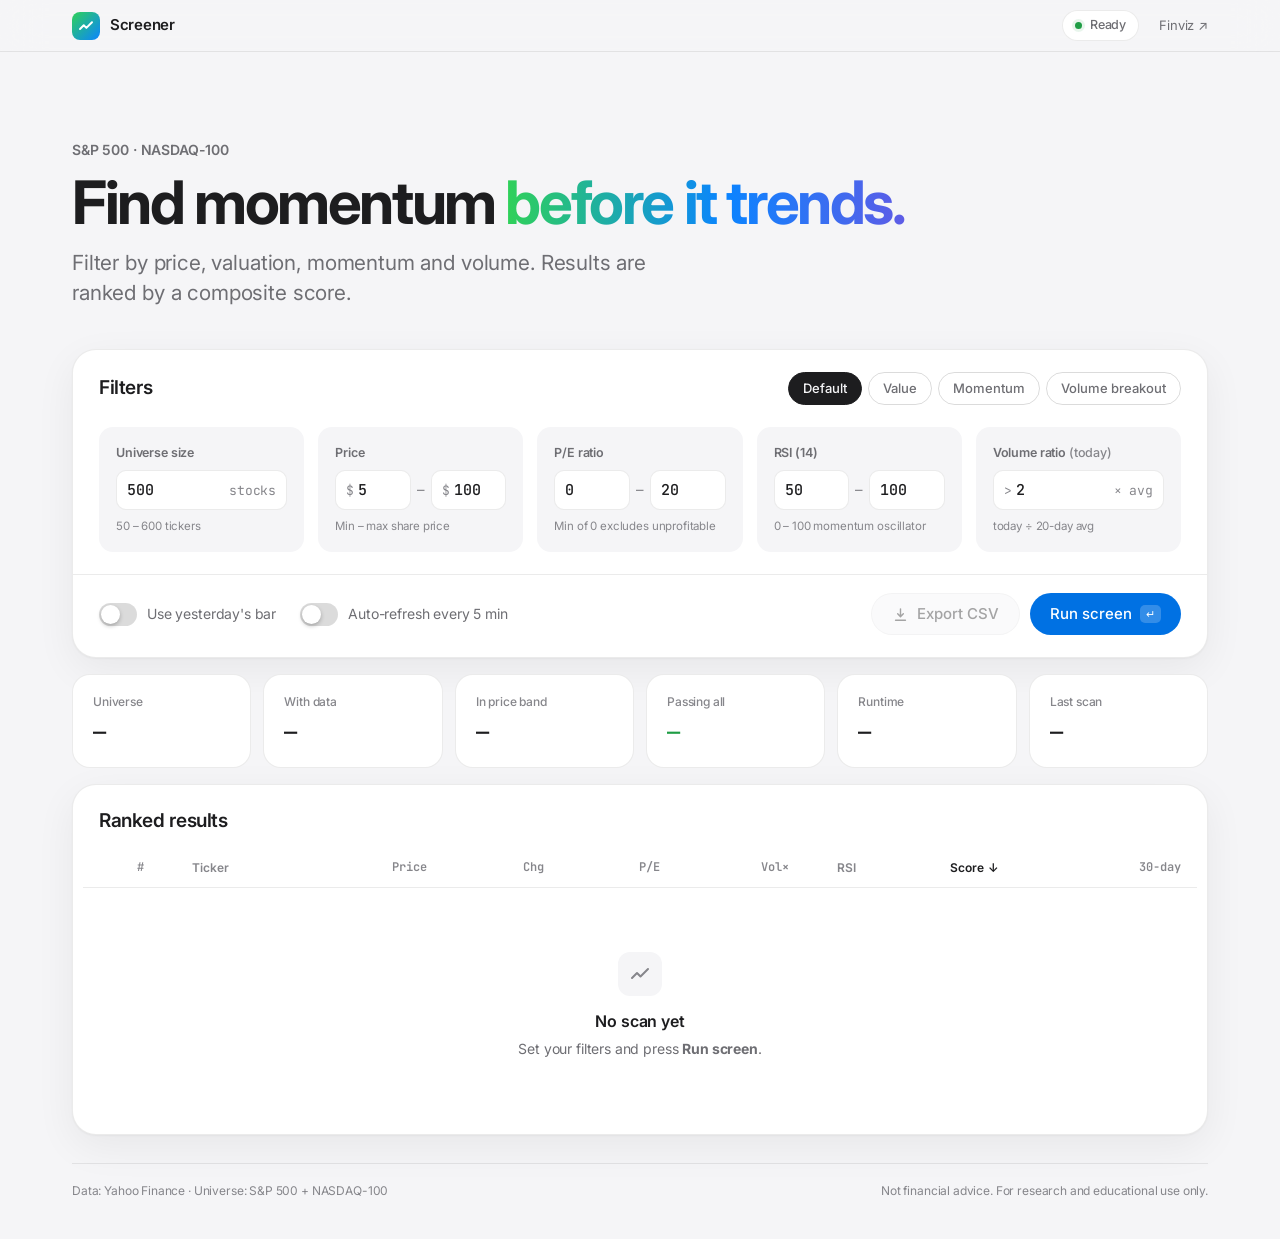
<file: index.html>
<!doctype html>
<html lang="en">
<head>
  <meta charset="utf-8" />
  <meta name="viewport" content="width=device-width, initial-scale=1" />
  <meta name="color-scheme" content="dark light" />
  <title>US Stock Screener</title>
  <meta name="description" content="Screen S&P 500 and NASDAQ-100 stocks by price, P/E, RSI and volume, ranked by a composite score." />
  <link rel="icon" href="data:image/svg+xml,%3Csvg xmlns='http://www.w3.org/2000/svg' viewBox='0 0 32 32'%3E%3Crect width='32' height='32' rx='8' fill='%230a84ff'/%3E%3Cpath d='M7 21l6-6 4 4 8-9' fill='none' stroke='white' stroke-width='3' stroke-linecap='round' stroke-linejoin='round'/%3E%3C/svg%3E" />
  <link rel="preconnect" href="https://fonts.googleapis.com" />
  <link rel="preconnect" href="https://fonts.gstatic.com" crossorigin />
  <link href="https://fonts.googleapis.com/css2?family=Inter:wght@400;500;600;700&family=JetBrains+Mono:wght@400;500&display=swap" rel="stylesheet" />
  <link rel="stylesheet" href="/static/styles.css" />
</head>
<body>
  <!-- Header -->
  <header class="topbar">
    <div class="topbar__inner">
      <a class="brand" href="/">
        <span class="brand__mark" aria-hidden="true">
          <svg viewBox="0 0 24 24"><path d="M4 16l5-5 3.5 3.5L20 7"/></svg>
        </span>
        <span class="brand__name">Screener</span>
      </a>
      <div class="topbar__right">
        <div class="status" id="status" role="status" aria-live="polite">
          <span class="dot"></span>
          <span id="status-text">Ready</span>
        </div>
        <a class="topbar__link" href="https://finviz.com/screener.ashx" target="_blank" rel="noopener">Finviz ↗</a>
      </div>
    </div>
  </header>

  <main class="container">
    <!-- Intro -->
    <section class="intro">
      <p class="eyebrow">S&amp;P 500 · NASDAQ-100</p>
      <h1>Find momentum <span class="grad">before it trends.</span></h1>
      <p class="intro__sub">Filter by price, valuation, momentum and volume. Results are ranked by a composite score.</p>
    </section>

    <!-- Filters -->
    <section class="card filters" aria-labelledby="filters-title">
      <div class="card__head">
        <h2 id="filters-title">Filters</h2>
        <div class="presets" role="group" aria-label="Filter presets">
          <button class="chip is-active" data-preset="default" type="button">Default</button>
          <button class="chip" data-preset="value" type="button">Value</button>
          <button class="chip" data-preset="momentum" type="button">Momentum</button>
          <button class="chip" data-preset="breakout" type="button">Volume breakout</button>
        </div>
      </div>

      <div class="filter-grid">
        <div class="fgroup">
          <span class="fgroup__label">Universe size</span>
          <div class="field field--solo">
            <input type="number" id="universe_size" value="500" min="50" max="600" step="50" inputmode="numeric" />
            <span class="field__unit">stocks</span>
          </div>
          <span class="fgroup__hint">50 – 600 tickers</span>
        </div>

        <div class="fgroup">
          <span class="fgroup__label">Price</span>
          <div class="range">
            <label class="field"><span class="field__unit field__unit--pre">$</span><input type="number" id="price_min" value="5" min="0.5" step="0.5" aria-label="Price min" /></label>
            <span class="range__dash">–</span>
            <label class="field"><span class="field__unit field__unit--pre">$</span><input type="number" id="price_max" value="100" min="0.5" step="0.5" aria-label="Price max" /></label>
          </div>
          <span class="fgroup__hint">Min – max share price</span>
        </div>

        <div class="fgroup">
          <span class="fgroup__label">P/E ratio</span>
          <div class="range">
            <label class="field"><input type="number" id="pe_min" value="0" min="-100" step="0.5" aria-label="P/E min" /></label>
            <span class="range__dash">–</span>
            <label class="field"><input type="number" id="pe_max" value="20" min="0" step="0.5" aria-label="P/E max" /></label>
          </div>
          <span class="fgroup__hint">Min of 0 excludes unprofitable</span>
        </div>

        <div class="fgroup">
          <span class="fgroup__label">RSI (14)</span>
          <div class="range">
            <label class="field"><input type="number" id="rsi_min" value="50" min="0" max="100" step="1" aria-label="RSI min" /></label>
            <span class="range__dash">–</span>
            <label class="field"><input type="number" id="rsi_max" value="100" min="0" max="100" step="1" aria-label="RSI max" /></label>
          </div>
          <span class="fgroup__hint">0 – 100 momentum oscillator</span>
        </div>

        <div class="fgroup">
          <span class="fgroup__label">Volume ratio <span id="vol-label-day">(today)</span></span>
          <div class="field field--solo">
            <span class="field__unit field__unit--pre">&gt;</span>
            <input type="number" id="vol_ratio_min" value="2" min="0.1" step="0.1" aria-label="Minimum volume ratio" />
            <span class="field__unit">× avg</span>
          </div>
          <span class="fgroup__hint" id="vol-hint">today ÷ 20-day avg</span>
        </div>
      </div>

      <p class="form-error" id="form-error" role="alert" hidden></p>

      <div class="actions">
        <div class="toggles">
          <label class="switch" title="Use yesterday's complete daily bar instead of today's partial bar. Recommended during US market hours (9:30 AM – 4 PM ET).">
            <input type="checkbox" id="use_yesterday" />
            <span class="switch__track" aria-hidden="true"></span>
            <span>Use yesterday's bar <small id="market-note"></small></span>
          </label>
          <label class="switch">
            <input type="checkbox" id="auto-refresh" />
            <span class="switch__track" aria-hidden="true"></span>
            <span>Auto-refresh every 5 min</span>
          </label>
        </div>
        <div class="buttons">
          <button id="export-btn" class="btn btn--ghost" type="button" disabled>
            <svg viewBox="0 0 24 24" aria-hidden="true"><path d="M12 4v11m0 0l-4-4m4 4l4-4M5 20h14"/></svg>
            Export CSV
          </button>
          <button id="run-btn" class="btn btn--primary" type="button">
            <span class="btn__label">Run screen</span>
            <kbd>↵</kbd>
          </button>
        </div>
      </div>
    </section>

    <!-- Stats -->
    <section class="stats" id="stats" aria-label="Scan summary">
      <div class="stat"><span class="stat__label">Universe</span><span class="stat__value" id="stat-universe">—</span></div>
      <div class="stat"><span class="stat__label">With data</span><span class="stat__value" id="stat-with-data">—</span></div>
      <div class="stat"><span class="stat__label">In price band</span><span class="stat__value" id="stat-band">—</span></div>
      <div class="stat stat--accent"><span class="stat__label">Passing all</span><span class="stat__value" id="stat-passing">—</span></div>
      <div class="stat"><span class="stat__label">Runtime</span><span class="stat__value" id="stat-runtime">—</span></div>
      <div class="stat"><span class="stat__label">Last scan</span><span class="stat__value" id="stat-time">—</span></div>
    </section>

    <!-- Results -->
    <section class="card results" aria-labelledby="results-title">
      <div class="card__head">
        <h2 id="results-title">Ranked results</h2>
        <span class="results__meta" id="results-meta"></span>
      </div>
      <div class="progress" id="progress" hidden>
        <div class="progress__bar"></div>
        <div class="progress__text"><span id="progress-text">Fetching prices and fundamentals…</span><span id="progress-timer" class="mono">0s</span></div>
      </div>
      <div class="table-wrap">
        <table id="results-table">
          <thead>
            <tr>
              <th data-sort="rank" class="sortable num">#</th>
              <th data-sort="ticker" class="sortable">Ticker</th>
              <th data-sort="price" class="sortable num">Price</th>
              <th data-sort="change_pct" class="sortable num">Chg</th>
              <th data-sort="pe_ratio" class="sortable num">P/E</th>
              <th data-sort="volume_ratio" class="sortable num">Vol×</th>
              <th data-sort="rsi" class="sortable">RSI</th>
              <th data-sort="score" class="sortable">Score</th>
              <th class="num">30-day</th>
            </tr>
          </thead>
          <tbody id="results-tbody">
            <tr class="empty"><td colspan="9">
              <div class="empty__inner">
                <svg viewBox="0 0 24 24" aria-hidden="true"><path d="M4 16l5-5 3.5 3.5L20 7"/></svg>
                <strong>No scan yet</strong>
                <span>Set your filters and press <b>Run screen</b>.</span>
              </div>
            </td></tr>
          </tbody>
        </table>
      </div>
    </section>

    <footer class="footer">
      <span>Data: Yahoo Finance · Universe: S&amp;P 500 + NASDAQ-100</span>
      <span>Not financial advice. For research and educational use only.</span>
    </footer>
  </main>

  <div class="toast" id="toast" role="alert" aria-live="assertive"></div>

  <script src="/static/app.js"></script>
</body>
</html>
</file>
<file: static/styles.css>
/* ============================================================
   US Stock Screener — Apple-inspired styling
   Dark by default, light when the OS asks for it.
   ============================================================ */

:root {
  --bg: #000;
  --bg-elev: #111113;
  --card: #161618;
  --card-2: #1d1d20;
  --line: rgba(255, 255, 255, .08);
  --line-strong: rgba(255, 255, 255, .14);
  --text: #f5f5f7;
  --text-2: #a1a1a6;
  --text-3: #6e6e73;

  --blue: #0a84ff;
  --blue-hover: #409cff;
  --up: #30d158;
  --up-bg: rgba(48, 209, 88, .14);
  --down: #ff453a;
  --down-bg: rgba(255, 69, 58, .14);
  --grad: linear-gradient(90deg, #30d158, #0a84ff 55%, #5e5ce6);

  --radius: 24px;
  --radius-sm: 14px;
  --ease: cubic-bezier(.22, 1, .36, 1);
  --mono: "JetBrains Mono", "SF Mono", ui-monospace, Menlo, Consolas, monospace;
  --sans: -apple-system, BlinkMacSystemFont, "SF Pro Text", "Inter", "Segoe UI", Roboto, sans-serif;
  --shadow: 0 1px 0 rgba(255, 255, 255, .04) inset, 0 20px 50px rgba(0, 0, 0, .35);
}

@media (prefers-color-scheme: light) {
  :root {
    --bg: #f5f5f7;
    --bg-elev: #fbfbfd;
    --card: #ffffff;
    --card-2: #f5f5f7;
    --line: rgba(0, 0, 0, .08);
    --line-strong: rgba(0, 0, 0, .14);
    --text: #1d1d1f;
    --text-2: #6e6e73;
    --text-3: #86868b;
    --blue: #0071e3;
    --blue-hover: #0077ed;
    --up: #1f9d45;
    --up-bg: rgba(31, 157, 69, .1);
    --down: #d70015;
    --down-bg: rgba(215, 0, 21, .08);
    --shadow: 0 1px 2px rgba(0, 0, 0, .04), 0 12px 40px rgba(0, 0, 0, .06);
  }
}

* { box-sizing: border-box; margin: 0; padding: 0; }

html { scroll-behavior: smooth; }

body {
  background: var(--bg);
  color: var(--text);
  font-family: var(--sans);
  font-size: 15px;
  line-height: 1.47;
  letter-spacing: -0.01em;
  -webkit-font-smoothing: antialiased;
  min-height: 100vh;
}

a { color: inherit; text-decoration: none; }
button { font: inherit; color: inherit; }
svg { display: block; }

.mono,
.num,
input[type="number"] {
  font-family: var(--mono);
  font-variant-numeric: tabular-nums;
  letter-spacing: 0;
}

.container { max-width: 1180px; margin: 0 auto; padding: 0 22px 40px; }

/* ================= Top bar ================= */
.topbar {
  position: sticky;
  top: 0;
  z-index: 50;
  height: 52px;
  background: color-mix(in srgb, var(--bg) 72%, transparent);
  backdrop-filter: saturate(180%) blur(20px);
  -webkit-backdrop-filter: saturate(180%) blur(20px);
  border-bottom: 1px solid var(--line);
}
.topbar__inner {
  max-width: 1180px;
  height: 100%;
  margin: 0 auto;
  padding: 0 22px;
  display: flex;
  align-items: center;
  justify-content: space-between;
}
.brand { display: flex; align-items: center; gap: 10px; font-weight: 600; letter-spacing: -0.02em; }
.brand__mark {
  width: 28px;
  height: 28px;
  border-radius: 8px;
  display: grid;
  place-items: center;
  background: linear-gradient(135deg, #30d158, #0a84ff);
}
.brand__mark svg { width: 18px; fill: none; stroke: #fff; stroke-width: 2.6; stroke-linecap: round; stroke-linejoin: round; }
.topbar__right { display: flex; align-items: center; gap: 20px; }
.topbar__link { font-size: 13px; color: var(--text-2); transition: color .2s; }
.topbar__link:hover { color: var(--text); }

.status {
  display: inline-flex;
  align-items: center;
  gap: 8px;
  padding: 5px 12px;
  border-radius: 980px;
  background: var(--card);
  border: 1px solid var(--line);
  font-size: 12.5px;
  font-weight: 500;
  color: var(--text-2);
}
.status .dot { width: 7px; height: 7px; border-radius: 50%; background: var(--up); box-shadow: 0 0 0 3px var(--up-bg); }
.status.busy .dot { background: #ff9f0a; box-shadow: 0 0 0 3px rgba(255, 159, 10, .2); animation: blink 1s ease-in-out infinite; }
.status.error .dot { background: var(--down); box-shadow: 0 0 0 3px var(--down-bg); }

/* ================= Intro ================= */
.intro { padding: clamp(48px, 8vw, 88px) 0 clamp(28px, 4vw, 40px); }
.eyebrow { font-size: 14px; font-weight: 600; color: var(--text-2); margin-bottom: 10px; }
.intro h1 {
  font-size: clamp(2.2rem, 5.5vw, 3.75rem);
  font-weight: 700;
  line-height: 1.05;
  letter-spacing: -0.04em;
}
.grad { background: var(--grad); -webkit-background-clip: text; background-clip: text; color: transparent; }
.intro__sub { margin-top: 14px; font-size: clamp(1.05rem, 1.8vw, 1.3rem); color: var(--text-2); max-width: 46ch; }

/* ================= Cards ================= */
.card {
  background: var(--card);
  border: 1px solid var(--line);
  border-radius: var(--radius);
  box-shadow: var(--shadow);
}
.card__head {
  display: flex;
  align-items: center;
  justify-content: space-between;
  flex-wrap: wrap;
  gap: 12px;
  padding: 22px 26px 0;
}
.card__head h2 { font-size: 19px; font-weight: 600; letter-spacing: -0.02em; }

/* ================= Filters ================= */
.presets { display: flex; flex-wrap: wrap; gap: 6px; }
.chip {
  border: 1px solid var(--line-strong);
  background: transparent;
  border-radius: 980px;
  padding: 6px 14px;
  font-size: 13px;
  font-weight: 500;
  color: var(--text-2);
  cursor: pointer;
  transition: background .25s, color .25s, border-color .25s;
}
.chip:hover { color: var(--text); border-color: var(--text-3); }
.chip.is-active { background: var(--text); color: var(--bg); border-color: var(--text); }

.filter-grid {
  display: grid;
  grid-template-columns: repeat(5, 1fr);
  gap: 14px;
  padding: 22px 26px 6px;
}
.fgroup {
  display: flex;
  flex-direction: column;
  gap: 8px;
  padding: 16px;
  background: var(--card-2);
  border-radius: var(--radius-sm);
  border: 1px solid transparent;
  transition: border-color .25s;
}
.fgroup:focus-within { border-color: color-mix(in srgb, var(--blue) 55%, transparent); }
.fgroup__label { font-size: 12.5px; font-weight: 600; color: var(--text-2); }
.fgroup__label span { font-weight: 500; color: var(--text-3); }
.fgroup__hint { font-size: 11.5px; color: var(--text-3); }

.range { display: grid; grid-template-columns: 1fr auto 1fr; align-items: center; gap: 6px; }
.range__dash { color: var(--text-3); }

.field {
  display: flex;
  align-items: center;
  gap: 4px;
  min-width: 0;
  padding: 0 10px;
  height: 40px;
  border-radius: 10px;
  background: var(--card);
  border: 1px solid var(--line);
  transition: border-color .2s, box-shadow .2s;
}
.field:focus-within { border-color: var(--blue); box-shadow: 0 0 0 3px color-mix(in srgb, var(--blue) 25%, transparent); }
.field.is-invalid { border-color: var(--down); box-shadow: 0 0 0 3px var(--down-bg); }
.field__unit { font-family: var(--mono); font-size: 13px; color: var(--text-3); }
.field input {
  flex: 1;
  min-width: 0;
  width: 100%;
  border: 0;
  outline: 0;
  background: transparent;
  color: var(--text);
  font-size: 15px;
  font-weight: 500;
}
.field input::-webkit-inner-spin-button,
.field input::-webkit-outer-spin-button { -webkit-appearance: none; margin: 0; }
.field input[type="number"] { -moz-appearance: textfield; appearance: textfield; }

.form-error {
  margin: 10px 26px 0;
  padding: 10px 14px;
  border-radius: 10px;
  background: var(--down-bg);
  color: var(--down);
  font-size: 13px;
  font-weight: 500;
}

.actions {
  display: flex;
  align-items: center;
  justify-content: space-between;
  flex-wrap: wrap;
  gap: 16px;
  padding: 18px 26px 22px;
  margin-top: 16px;
  border-top: 1px solid var(--line);
}
.toggles { display: flex; flex-wrap: wrap; gap: 8px 24px; }
.buttons { display: flex; gap: 10px; }

/* iOS-style switch */
.switch { display: inline-flex; align-items: center; gap: 10px; font-size: 14px; color: var(--text-2); cursor: pointer; user-select: none; }
.switch input { position: absolute; opacity: 0; pointer-events: none; }
.switch__track {
  position: relative;
  flex: none;
  width: 38px;
  height: 23px;
  border-radius: 980px;
  background: var(--line-strong);
  transition: background .3s var(--ease);
}
.switch__track::after {
  content: "";
  position: absolute;
  top: 2px;
  left: 2px;
  width: 19px;
  height: 19px;
  border-radius: 50%;
  background: #fff;
  box-shadow: 0 2px 4px rgba(0, 0, 0, .25);
  transition: transform .3s var(--ease);
}
.switch input:checked + .switch__track { background: var(--up); }
.switch input:checked + .switch__track::after { transform: translateX(15px); }
.switch input:focus-visible + .switch__track { outline: 2px solid var(--blue); outline-offset: 2px; }
.switch small { color: var(--text-3); font-size: 12px; }

/* Buttons */
.btn {
  display: inline-flex;
  align-items: center;
  gap: 8px;
  height: 42px;
  padding: 0 20px;
  border-radius: 980px;
  border: 0;
  font-size: 15px;
  font-weight: 500;
  cursor: pointer;
  transition: background .25s, opacity .25s, transform .2s var(--ease);
}
.btn:active:not(:disabled) { transform: scale(.97); }
.btn:disabled { opacity: .4; cursor: not-allowed; }
.btn svg { width: 17px; fill: none; stroke: currentColor; stroke-width: 2; stroke-linecap: round; stroke-linejoin: round; }
.btn--primary { background: var(--blue); color: #fff; }
.btn--primary:hover:not(:disabled) { background: var(--blue-hover); }
.btn--ghost { background: var(--card-2); color: var(--text); border: 1px solid var(--line); }
.btn--ghost:hover:not(:disabled) { border-color: var(--line-strong); }
.btn kbd {
  font-family: var(--mono);
  font-size: 11px;
  padding: 1px 6px;
  border-radius: 5px;
  background: rgba(255, 255, 255, .2);
}
.btn.is-loading .btn__label::before {
  content: "";
  display: inline-block;
  width: 13px;
  height: 13px;
  margin-right: 8px;
  vertical-align: -2px;
  border-radius: 50%;
  border: 2px solid rgba(255, 255, 255, .35);
  border-top-color: #fff;
  animation: spin .7s linear infinite;
}

/* ================= Stats ================= */
.stats {
  display: grid;
  grid-template-columns: repeat(6, 1fr);
  gap: 12px;
  margin: 16px 0;
}
.stat {
  display: flex;
  flex-direction: column;
  gap: 6px;
  padding: 18px 20px;
  background: var(--card);
  border: 1px solid var(--line);
  border-radius: 18px;
}
.stat__label { font-size: 12px; font-weight: 500; color: var(--text-3); }
.stat__value { font-family: var(--mono); font-size: 22px; font-weight: 500; letter-spacing: -0.02em; }
.stat--accent .stat__value { color: var(--up); }
.stat__value.pop { animation: pop .5s var(--ease); }

/* ================= Results ================= */
.results { overflow: hidden; }
.results__meta { font-size: 13px; color: var(--text-3); }

.progress { padding: 16px 26px 0; }
.progress__bar {
  position: relative;
  height: 4px;
  border-radius: 4px;
  background: var(--line);
  overflow: hidden;
}
.progress__bar::after {
  content: "";
  position: absolute;
  inset: 0;
  width: 35%;
  border-radius: 4px;
  background: var(--grad);
  animation: indeterminate 1.4s var(--ease) infinite;
}
.progress__text { display: flex; justify-content: space-between; margin-top: 8px; font-size: 12.5px; color: var(--text-3); }

.table-wrap { overflow-x: auto; padding: 14px 10px 10px; }
table { width: 100%; border-collapse: separate; border-spacing: 0; font-size: 14px; }

thead th {
  position: sticky;
  top: 0;
  padding: 10px 16px;
  text-align: left;
  font-size: 12px;
  font-weight: 600;
  color: var(--text-3);
  white-space: nowrap;
  border-bottom: 1px solid var(--line);
  background: var(--card);
  font-family: var(--sans);
  letter-spacing: 0;
  user-select: none;
}
thead th.num { text-align: right; }
th.sortable { cursor: pointer; transition: color .2s; }
th.sortable:hover { color: var(--text); }
th.sortable::after { content: ""; display: inline-block; width: 1em; margin-left: 4px; opacity: 0; transition: opacity .2s; }
th.sort-asc, th.sort-desc { color: var(--text); }
th.sort-asc::after { content: "↑"; opacity: 1; }
th.sort-desc::after { content: "↓"; opacity: 1; }

tbody td { padding: 12px 16px; border-bottom: 1px solid var(--line); white-space: nowrap; }
tbody td.num { text-align: right; }
tbody tr:last-child td { border-bottom: 0; }
tbody tr:not(.empty):not(.skeleton) { transition: background .2s; }
tbody tr:not(.empty):not(.skeleton):hover td { background: var(--card-2); }
tbody tr:hover td:first-child { border-radius: 12px 0 0 12px; }
tbody tr:hover td:last-child { border-radius: 0 12px 12px 0; }
tbody tr.row-in { animation: rowIn .5s var(--ease) both; animation-delay: calc(var(--i, 0) * 25ms); }

.rank { color: var(--text-3); }
.ticker a { font-weight: 600; letter-spacing: -0.01em; transition: color .2s; }
.ticker a:hover { color: var(--blue); }

.chg {
  display: inline-block;
  min-width: 72px;
  padding: 3px 8px;
  border-radius: 7px;
  text-align: right;
  font-family: var(--mono);
  font-size: 13px;
  font-weight: 500;
}
.chg-up { color: var(--up); background: var(--up-bg); }
.chg-down { color: var(--down); background: var(--down-bg); }

.bar-cell { display: flex; align-items: center; gap: 10px; min-width: 130px; }
.bar-track { flex: 1; height: 6px; border-radius: 6px; background: var(--line); overflow: hidden; }
.bar-fill { height: 100%; border-radius: 6px; background: var(--grad); transform-origin: left; animation: grow .9s var(--ease) both; }
.bar-fill.rsi { background: linear-gradient(90deg, #5e5ce6, #bf5af2); }
.bar-value { min-width: 38px; text-align: right; font-size: 13px; color: var(--text-2); }

.spark { width: 96px; height: 26px; margin-left: auto; overflow: visible; }
.spark path { fill: none; stroke-width: 1.6; stroke-linecap: round; stroke-linejoin: round; vector-effect: non-scaling-stroke; }
.spark.up path:last-child { stroke: var(--up); }
.spark.down path:last-child { stroke: var(--down); }
.spark .spark-area { stroke: none; }
.spark.up .spark-area { fill: var(--up-bg); }
.spark.down .spark-area { fill: var(--down-bg); }

/* Empty + skeleton */
tr.empty td { padding: 64px 16px; text-align: center; border: 0; white-space: normal; }
.empty__inner { display: flex; flex-direction: column; align-items: center; gap: 6px; color: var(--text-2); }
.empty__inner svg {
  width: 44px;
  height: 44px;
  margin-bottom: 8px;
  padding: 10px;
  border-radius: 12px;
  background: var(--card-2);
  fill: none;
  stroke: var(--text-3);
  stroke-width: 2;
  stroke-linecap: round;
  stroke-linejoin: round;
}
.empty__inner strong { color: var(--text); font-size: 16px; font-weight: 600; }
.empty__inner span { font-size: 14px; }

.skeleton td { border-bottom: 1px solid var(--line); }
.sk {
  display: block;
  height: 12px;
  border-radius: 6px;
  background: linear-gradient(90deg, var(--line) 0%, var(--line-strong) 50%, var(--line) 100%);
  background-size: 200% 100%;
  animation: shimmer 1.3s ease-in-out infinite;
}
.sk--sm { width: 24px; }
.sk--md { width: 56px; }
.sk--lg { width: 110px; }
td.num .sk { margin-left: auto; }

/* ================= Toast ================= */
.toast {
  position: fixed;
  left: 50%;
  bottom: 28px;
  z-index: 100;
  max-width: calc(100vw - 44px);
  padding: 12px 18px;
  border-radius: 14px;
  background: color-mix(in srgb, var(--card-2) 88%, transparent);
  border: 1px solid var(--line-strong);
  backdrop-filter: blur(20px);
  -webkit-backdrop-filter: blur(20px);
  box-shadow: 0 20px 40px rgba(0, 0, 0, .3);
  font-size: 14px;
  font-weight: 500;
  opacity: 0;
  transform: translate(-50%, 16px);
  pointer-events: none;
  transition: opacity .35s var(--ease), transform .35s var(--ease);
}
.toast.is-shown { opacity: 1; transform: translate(-50%, 0); }
.toast.is-error { color: var(--down); }

/* ================= Footer ================= */
.footer {
  display: flex;
  justify-content: space-between;
  flex-wrap: wrap;
  gap: 8px;
  margin-top: 28px;
  padding-top: 18px;
  border-top: 1px solid var(--line);
  font-size: 12px;
  color: var(--text-3);
}

/* ================= Responsive ================= */
@media (max-width: 1060px) {
  .filter-grid { grid-template-columns: repeat(3, 1fr); }
  .stats { grid-template-columns: repeat(3, 1fr); }
}

@media (max-width: 720px) {
  .filter-grid { grid-template-columns: 1fr 1fr; padding: 18px 18px 4px; }
  .fgroup:first-child { grid-column: 1 / -1; }
  .card__head { padding: 18px 18px 0; }
  .actions { padding: 16px 18px 18px; }
  .buttons { width: 100%; }
  .buttons .btn { flex: 1; justify-content: center; }
  .btn kbd { display: none; }
  .form-error { margin: 10px 18px 0; }
  .progress { padding: 14px 18px 0; }
  .topbar__link { display: none; }

  /* Table → stacked cards */
  .table-wrap { padding: 10px; }
  thead { display: none; }
  tbody tr:not(.empty):not(.skeleton) {
    display: grid;
    grid-template-columns: auto 1fr auto;
    gap: 6px 12px;
    align-items: center;
    padding: 14px;
    margin-bottom: 8px;
    border-radius: 16px;
    background: var(--card-2);
  }
  tbody tr td { padding: 0; border: 0; }
  tbody tr:not(.empty):not(.skeleton):hover td { background: transparent; }
  td.rank { grid-row: span 2; }
  td.ticker a { font-size: 17px; }
  td[data-label] { display: flex; justify-content: space-between; grid-column: 1 / -1; font-size: 13px; }
  td[data-label]::before { content: attr(data-label); color: var(--text-3); font-family: var(--sans); }
  td.cell-price { grid-column: auto; justify-self: end; }
  td.cell-price::before { content: none; }
  td.cell-chg { grid-column: 2 / -1; justify-content: flex-end; }
  td.cell-chg::before { content: none; }
  td.cell-spark { grid-column: 1 / -1; }
  td.cell-spark::before { content: none; }
  .spark { width: 100%; height: 34px; }
  .bar-cell { min-width: 0; width: 60%; }
  tbody tr.skeleton { display: block; padding: 10px 4px; }
  tbody tr.skeleton td { display: none; }
  tbody tr.skeleton td:nth-child(2) { display: block; }
}

@media (max-width: 420px) {
  .filter-grid { grid-template-columns: 1fr; }
  .stats { grid-template-columns: 1fr 1fr; }
}

/* ================= Keyframes ================= */
@keyframes spin { to { transform: rotate(360deg); } }
@keyframes blink { 50% { opacity: .35; } }
@keyframes shimmer { from { background-position: 100% 0; } to { background-position: -100% 0; } }
@keyframes indeterminate { from { transform: translateX(-100%); } to { transform: translateX(290%); } }
@keyframes rowIn { from { opacity: 0; transform: translateY(8px); } to { opacity: 1; transform: none; } }
@keyframes grow { from { transform: scaleX(0); } to { transform: scaleX(1); } }
@keyframes pop { 0% { transform: scale(.9); opacity: .4; } 100% { transform: none; opacity: 1; } }

@media (prefers-reduced-motion: reduce) {
  *, *::before, *::after { animation-duration: .01ms !important; animation-iteration-count: 1 !important; transition-duration: .01ms !important; }
  html { scroll-behavior: auto; }
}
</file>
